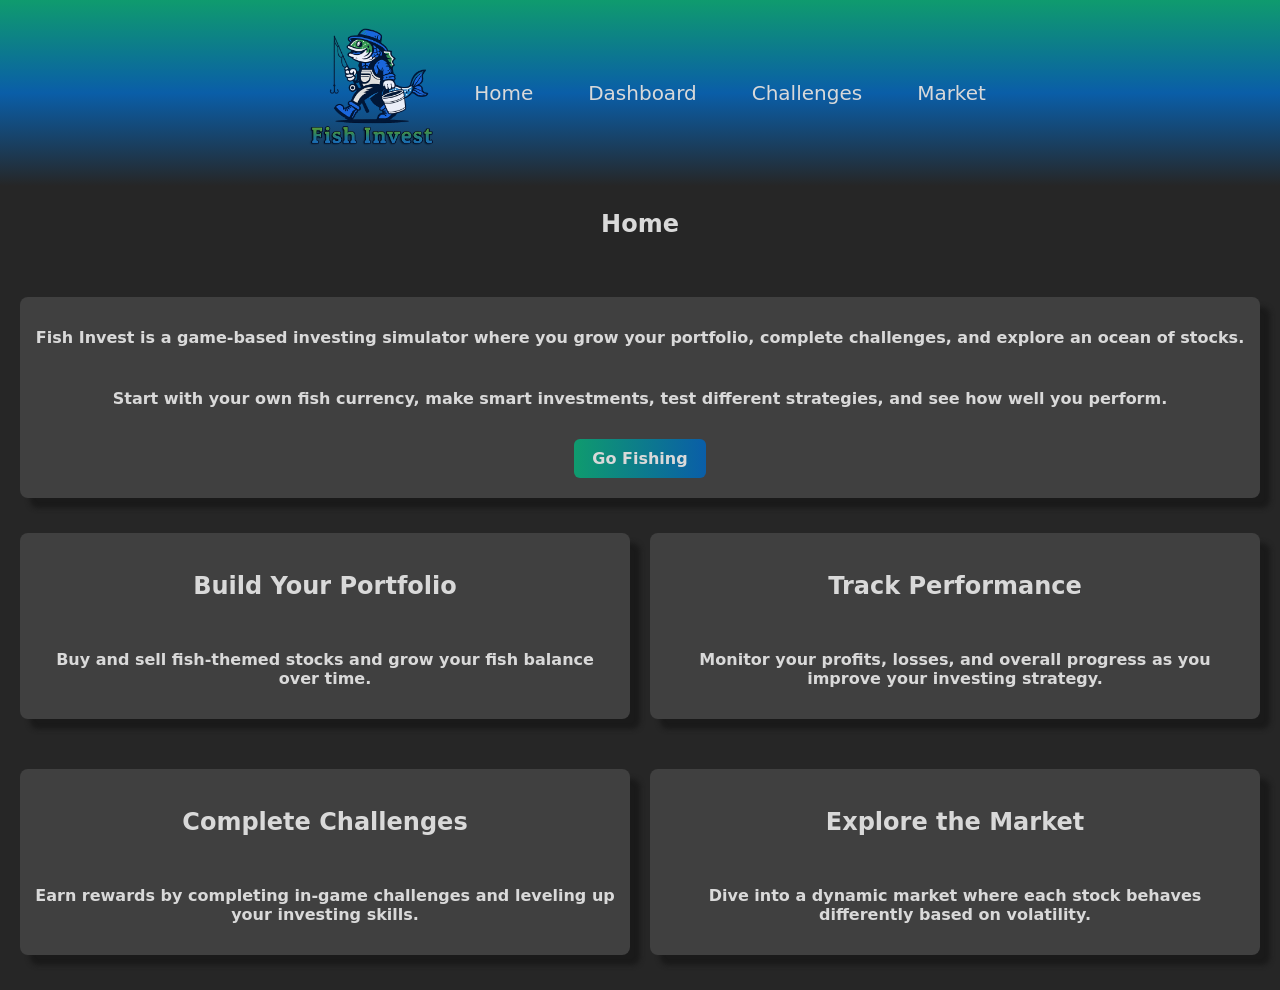
<file: index.html>
<!DOCTYPE html>
<html lang="en">
<head>
    <meta charset="UTF-8">
    <title>Fish Invest</title>
    <link rel="stylesheet" href="style.css">
    <link rel="icon" type="icon" href="images/favicon.ico">
</head>
<body>

    <nav>
        <h1 class="logo">
            <a href="index.html">
                <img src="images/fishInvestLogo.png" alt="Fish Invest Logo">
            </a>
        </h1>

        <div class="nav-links">
            <a href="index.html" class="nav-main">Home</a>
            <a href="dashboard.html" class="nav-main">Dashboard</a>
            <a href="challenges.html" class="nav-main">Challenges</a>
            <a href="market.html" class="nav-main">Market</a>
        </div>
    </nav>

    <p class="page-title">Home</p>
  
    <main class="container">

        <div class="card">
            <p>
                Fish Invest is a game-based investing simulator where you grow your portfolio,
                complete challenges, and explore an ocean of stocks.
            </p>
            <p>
                Start with your own fish currency, make smart investments, test different strategies, and see how well you perform.
            </p>

            <a href="dashboard.html" class="btn">Go Fishing</a>
        </div>

        <div class="dashboard-grid">

            <div class="card">
                <p class="header">Build Your Portfolio</p>
                <p>
                    Buy and sell fish-themed stocks and grow your fish balance over time.
                </p>
            </div>

            <div class="card">
                <p class="header">Track Performance</p>
                <p>
                    Monitor your profits, losses, and overall progress as you improve your investing strategy.
                </p>
            </div>

            <div class="card">
                <p class="header">Complete Challenges</p>
                <p>
                    Earn rewards by completing in-game challenges and leveling up your investing skills.
                </p>
            </div>

            <div class="card">
                <p class="header">Explore the Market</p>
                <p>
                    Dive into a dynamic market where each stock behaves differently based on volatility.
                </p>
            </div>

        </div>

    </main>

</body>
</html>
</file>
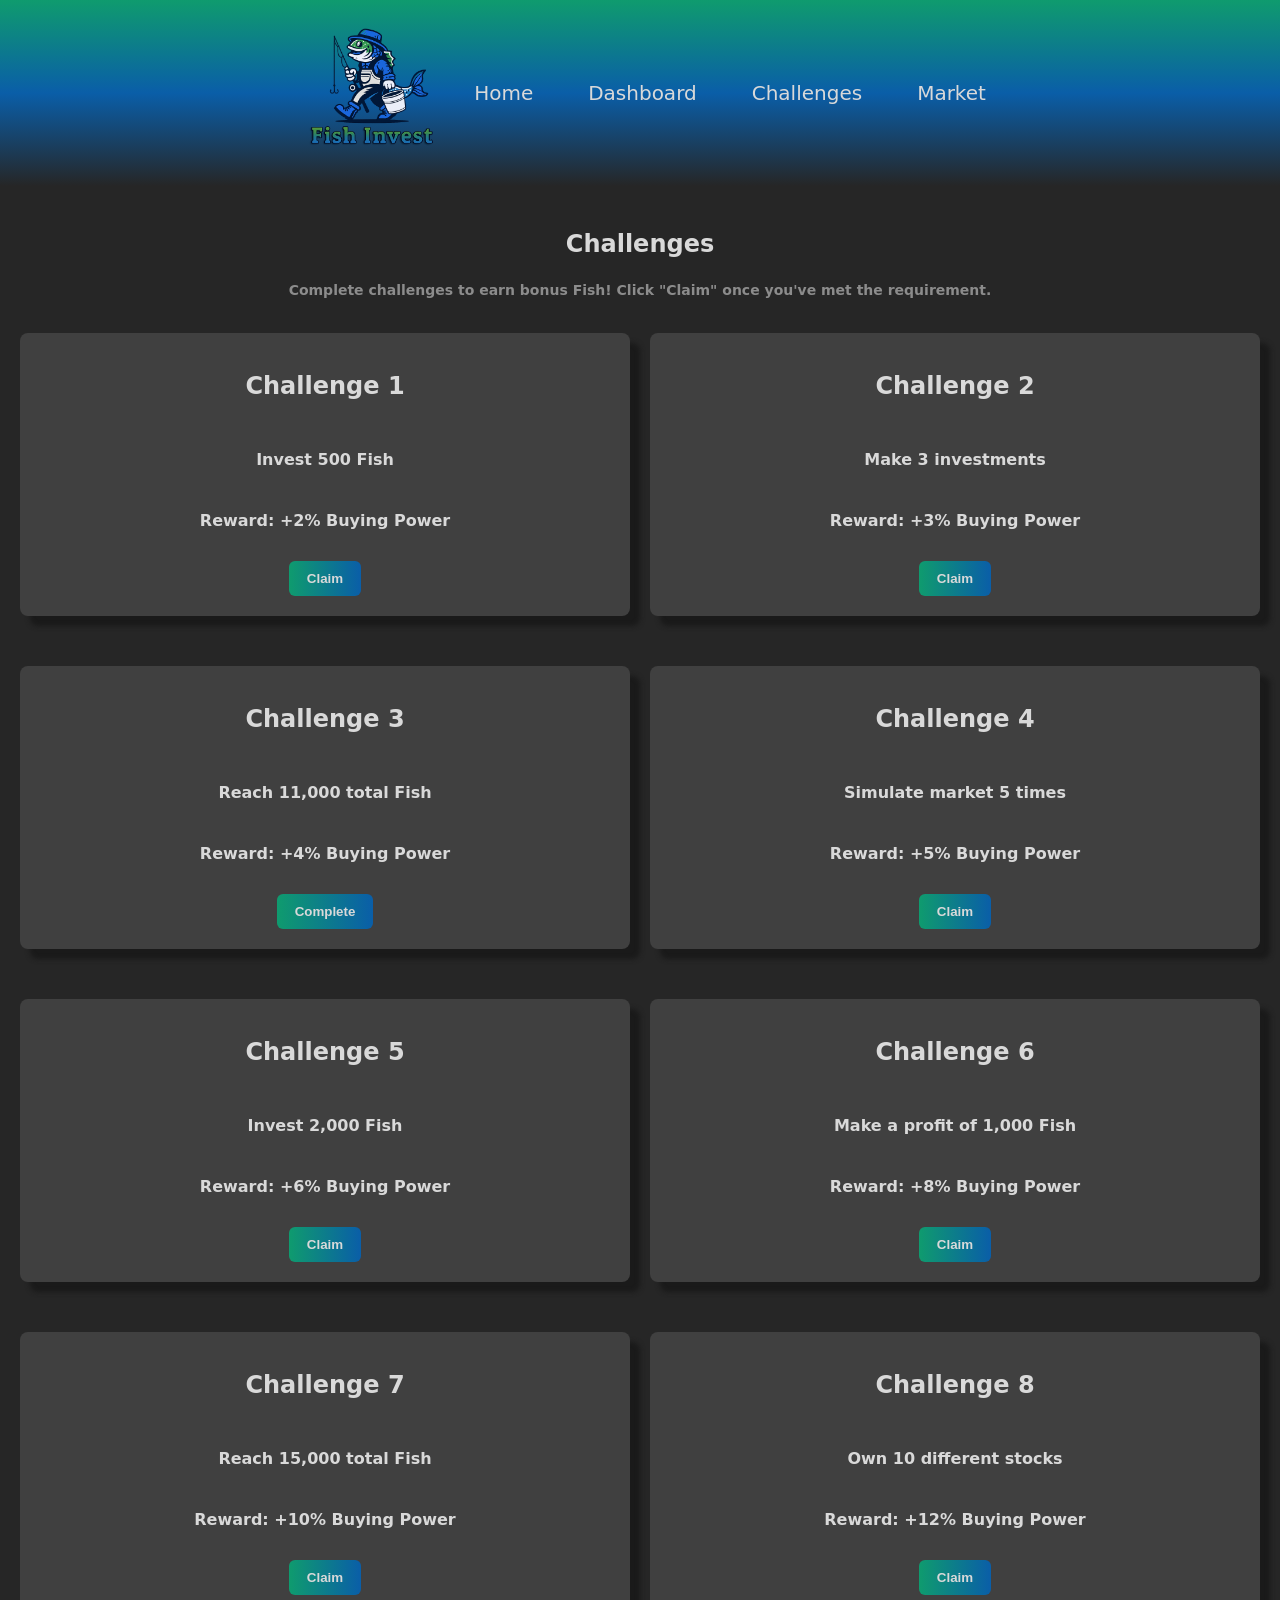
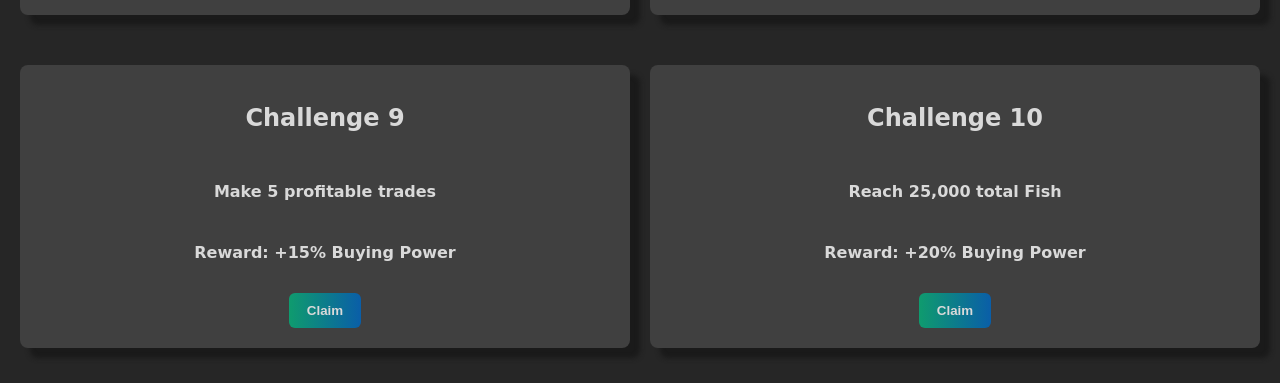
<file: challenges.html>
<!DOCTYPE html>
<html lang="en">
<head>
  <meta charset="UTF-8">
  <title>Fish Invest</title>
  <link rel="stylesheet" href="style.css">
  <link rel="icon" type="icon" href="images/favicon.ico">
</head>

<body>

   <nav>
    <h1 class="logo">
        <a href="index.html">
            <img src="images/fishInvestLogo.png" alt="Fish Invest Logo">
        </a>
    </h1>

    <div class="nav-links">
        <a href="index.html">Home</a>
        <a href="dashboard.html">Dashboard</a>
        <a href="challenges.html">Challenges</a>
        <a href="market.html">Market</a>
    </div>
</nav>

<main class="container">

    <p class="page-title">Challenges</p>
    <p style="text-align:center; color:#8c8c8c; font-size:14px;">Complete challenges to earn bonus Fish! Click "Claim" once you've met the requirement.</p>

    <div class="dashboard-grid">

        <!-- Challenge 1 -->
        <div class="card" id="challenge-1">
            <p class="header">Challenge 1</p>
            <p>Invest 500 Fish</p>
            <p>Reward: +2% Buying Power</p>
            <button class="btn">Complete</button>
        </div>

        <!-- Challenge 2 -->
        <div class="card" id="challenge-2">
            <p class="header">Challenge 2</p>
            <p>Make 3 investments</p>
            <p>Reward: +3% Buying Power</p>
            <button class="btn">Complete</button>
        </div>

        <!-- Challenge 3 -->
        <div class="card" id="challenge-2">
            <p class="header">Challenge 3</p>
            <p>Reach 11,000 total Fish</p>
            <p>Reward: +4% Buying Power</p>
            <button class="btn">Complete</button>
        </div>

        <!-- Challenge 4 -->
        <div class="card" id="challenge-3">
            <p class="header">Challenge 4</p>
            <p>Simulate market 5 times</p>
            <p>Reward: +5% Buying Power</p>
            <button class="btn">Complete</button>
        </div>

        <!-- Challenge 5 -->
        <div class="card" id="challenge-4">
            <p class="header">Challenge 5</p>
            <p>Invest 2,000 Fish</p>
            <p>Reward: +6% Buying Power</p>
            <button class="btn">Complete</button>
        </div>

        <!-- Challenge 6 -->
        <div class="card" id="challenge-5">
            <p class="header">Challenge 6</p>
            <p>Make a profit of 1,000 Fish</p>
            <p>Reward: +8% Buying Power</p>
            <button class="btn">Complete</button>
        </div>

        <!-- Challenge 7 -->
        <div class="card" id="challenge-6">
            <p class="header">Challenge 7</p>
            <p>Reach 15,000 total Fish</p>
            <p>Reward: +10% Buying Power</p>
            <button class="btn">Complete</button>
        </div>

        <!-- Challenge 8 -->
        <div class="card" id="challenge-8">
            <p class="header">Challenge 8</p>
            <p>Own 10 different stocks</p>
            <p>Reward: +12% Buying Power</p>
            <button class="btn">Complete</button>
        </div>

        <!-- Challenge 9 -->
        <div class="card" id="challenge-9">
            <p class="header">Challenge 9</p>
            <p>Make 5 profitable trades</p>
            <p>Reward: +15% Buying Power</p>
            <button class="btn">Complete</button>
        </div>

        <!-- Challenge 10 -->
        <div class="card" id="challenge-10">
            <p class="header">Challenge 10</p>
            <p>Reach 25,000 total Fish</p>
            <p>Reward: +20% Buying Power</p>
            <button class="btn">Complete</button>
        </div>

    </div>

</main>

<script src="script.js"></script>
<script>initChallenges();</script>
  
</body>
</html>
</file>
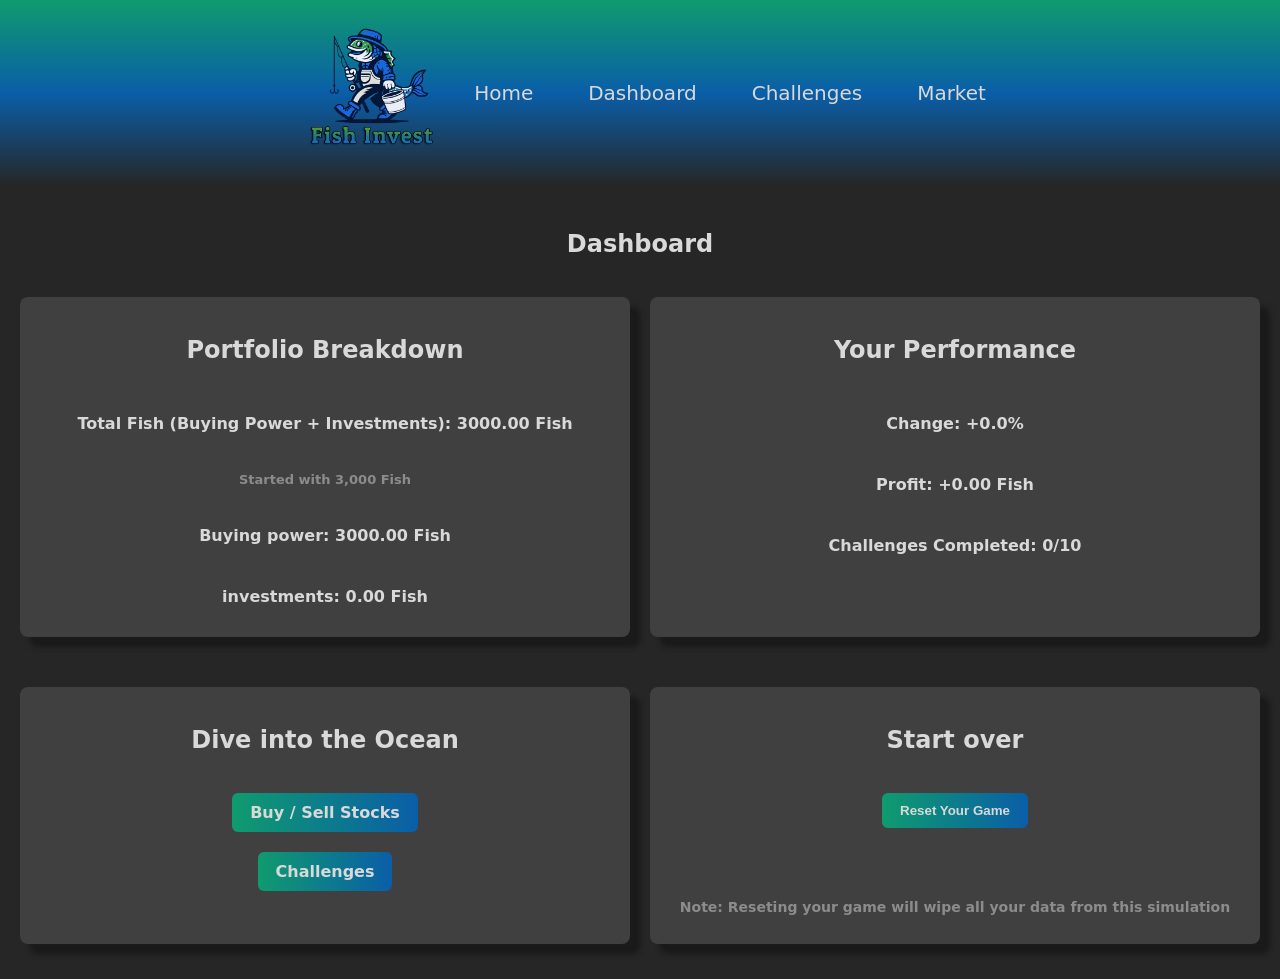
<file: dashboard.html>
<!DOCTYPE html>
<html lang="en">
<head>
    <meta charset="UTF-8">
    <title>Dashboard</title>
    <link rel="stylesheet" href="style.css">
    <link rel="icon" type="icon" href="images/favicon.ico">
</head>
<body>
    
    <nav>
        <h1 class="logo">
            <a href="index.html">
                 <img src="images/fishInvestLogo.png" alt="Fish Invest Logo">
            </a>
        </h1>
        <div class = "nav-links">
            <a href="index.html" class="nav-main">Home</a>
            <a href="dashboard.html" class="nav-main">Dashboard</a>
            <a href="challenges.html" class="nav-main">Challenges</a>
            <a href="market.html" class="nav-main">Market</a>
        </div>
    </nav>
    
    <main class="container">

    <p class="page-title">Dashboard</p>

    <div class="dashboard-grid">    

      <div class = "card">
          <p class="header">Portfolio Breakdown</p>
          <p>Total Fish (Buying Power + Investments): <span id="total">Loading...</span></p>
          <p style="color:#8c8c8c; font-size:13px;">Started with 3,000 Fish</p>
          <p>Buying power: <span id="fish">Loading...</span></p>
          <p>investments: <span id="investments">Loading...</span></p>
      </div>

      <div class = "card">
          <p class="header">Your Performance</p>
          <p>Change: <span id="percent">Loading...</span></p>
          <p>Profit: <span id="profit">Loading...</span></p>
          <p>Challenges Completed: <span id="challegesCompleted">Loading...</span></p>
     </div>

     <div class = "card">
           <p class="header">Dive into the Ocean</p>
           <a class="btn" href="market.html">Buy / Sell Stocks</a>
           <a class="btn" href="challenges.html">Challenges</a>
     </div> 

     <div class = "card">
          <p class="header">Start over</p>
          <button class="btn" onclick="resetState()">Reset Your Game</button>
          <p> </p>
          <p id="game-reset-text"> Note: Reseting your game will wipe all your data from this simulation</p>
     </div>
        
   </div>
    
</main>

    <script src="script.js"></script>
    <script>initDashboard();</script>
</body>
</html>
</file>
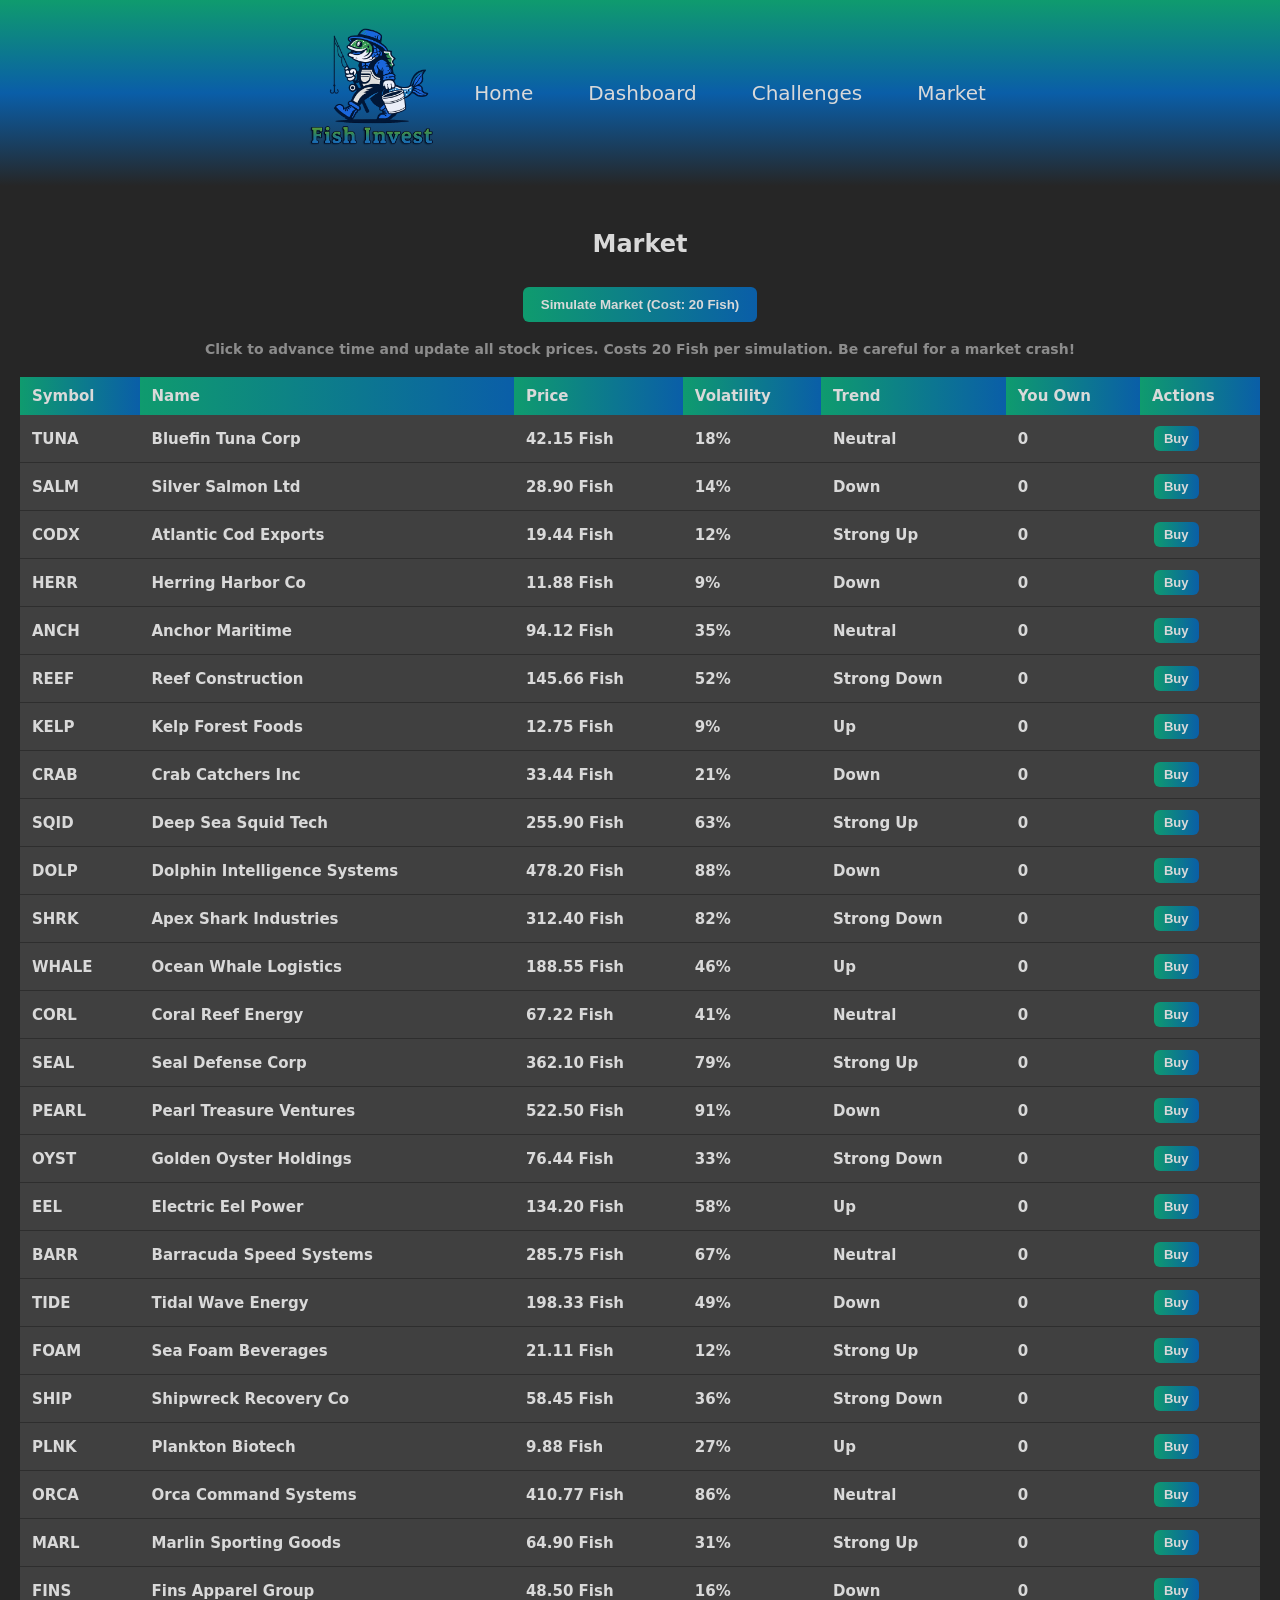
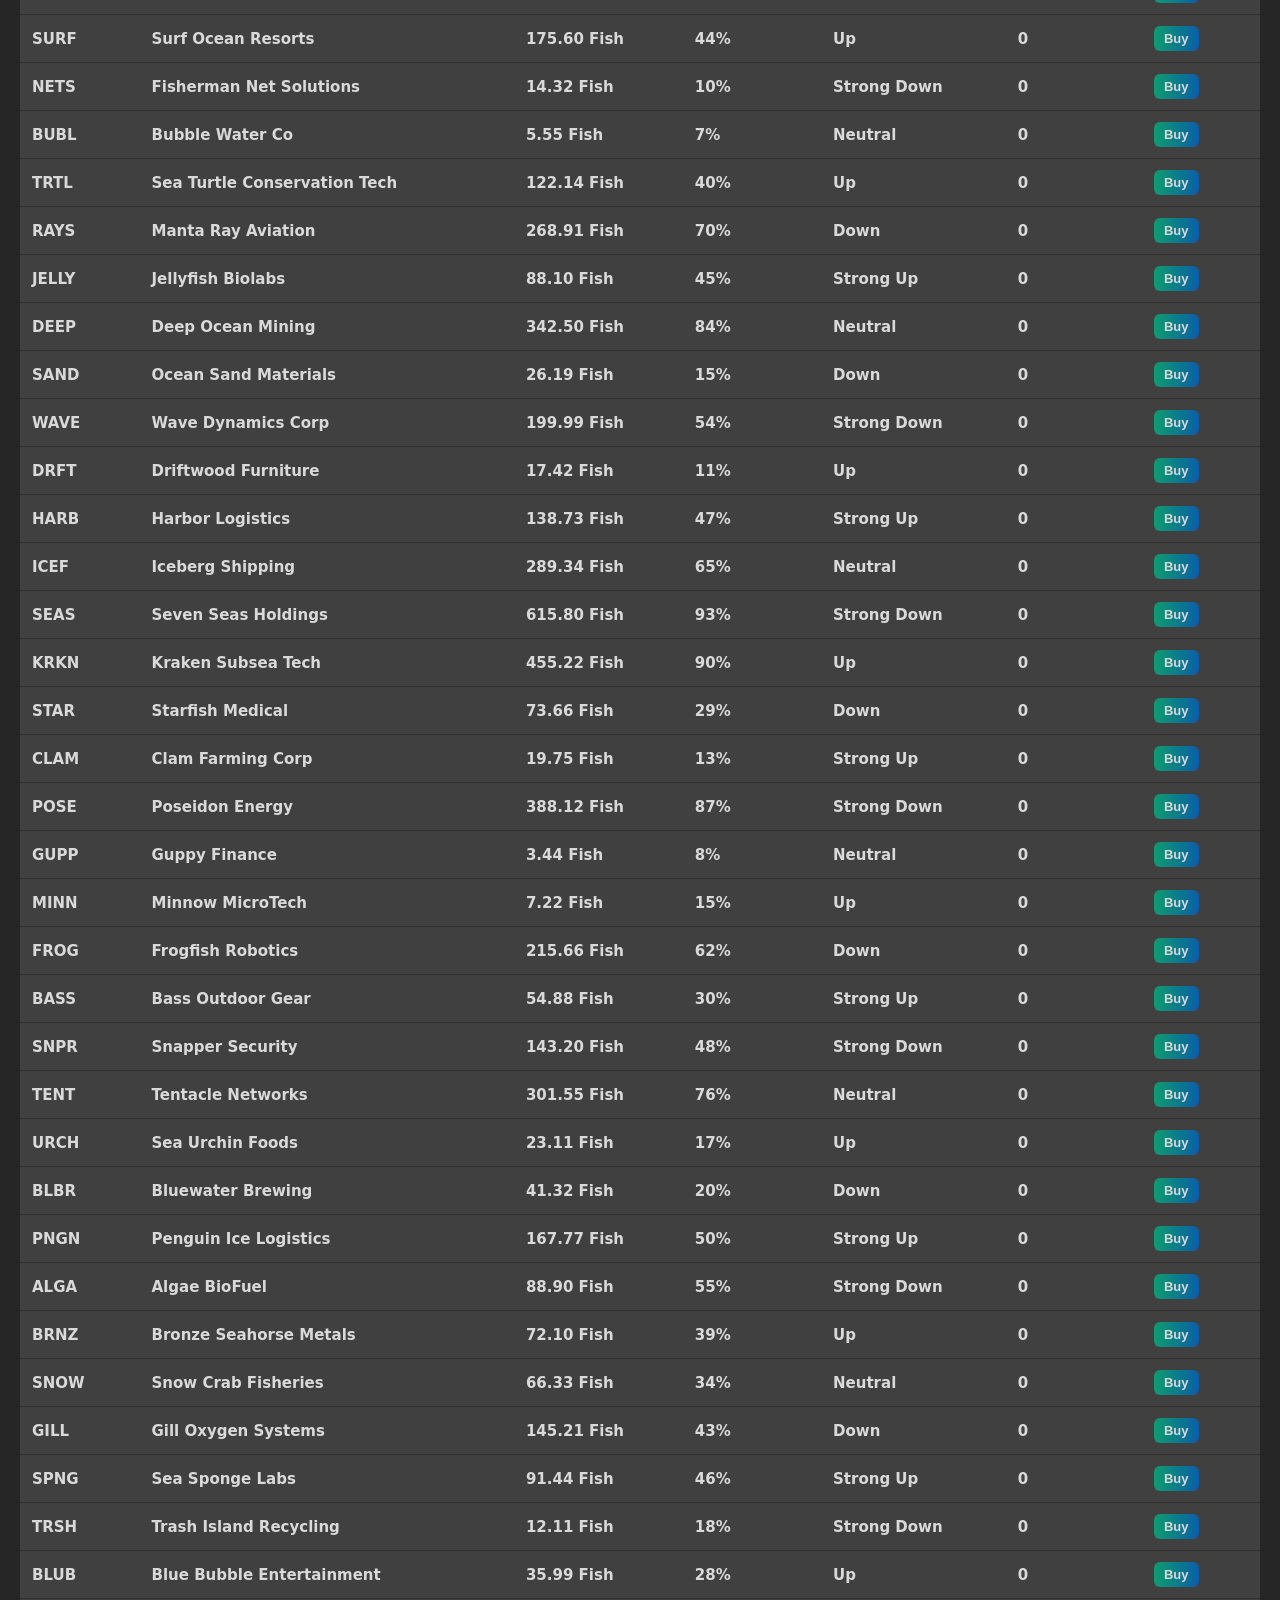
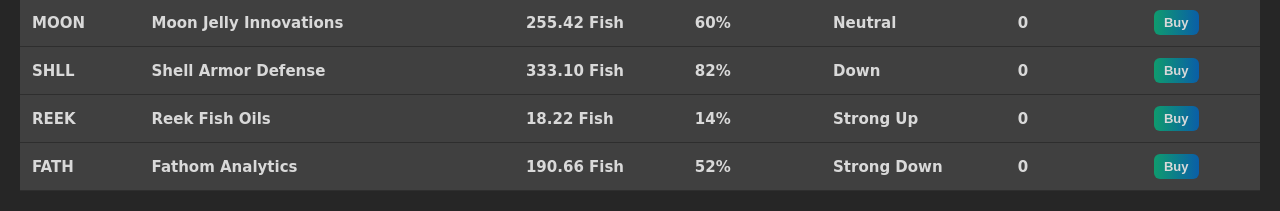
<file: market.html>
<!DOCTYPE html>
<html lang="en">
<head>
    <meta charset="UTF-8">
    <title>Market</title>
    <link rel="stylesheet" href="style.css">
    <link rel="icon" type="icon" href="images/favicon.ico">
</head>
<body>
    
   <nav>
        <h1 class="logo">
            <a href="index.html">
                 <img src="images/fishInvestLogo.png" alt="Fish Invest Logo">
            </a>
        </h1>
        <div class = "nav-links">
            <a href="index.html" class="nav-main">Home</a>
            <a href="dashboard.html" class="nav-main">Dashboard</a>
            <a href="challenges.html" class="nav-main">Challenges</a>
            <a href="market.html" class="nav-main">Market</a>
        </div>
    </nav>

    <main class="container">
        <p class="page-title">Market</p>

        <div style="text-align:center; margin-bottom: 20px;">
            <button class="btn" id="simulateBtn">Simulate Market (0 times)</button>
            <p style="color:#8c8c8c; font-size:14px;">Click to advance time and update all stock prices. Costs 20 Fish per simulation. Be careful for a market crash!</p>
        </div>

        <div id="stockTable">
            <p style="text-align:center;">Loading stocks...</p>
        </div>
    </main>

    <script src="script.js"></script>
    <script>initMarket();</script>

</body>
</html>
</file>
<file: style.css>
/*body*/
body { 
    font-family: system-ui, "Segoe UI", Roboto, Helvetica, Arial, sans-serif, "Apple Color Emoji", "Segoe UI Emoji", "Segoe UI Symbol";
    color: #d9d9d9;
    margin: 0;
    font-weight: bold;
    background-color: #262626 !important;
}

.header {
   font-size: 24px;
   font-weight: bold;   
}

.page-title {
   font-size: 24px;
   font-weight: bold;
   display: flex;
   justify-content: center;
}

/*nav*/
nav { 
    background: linear-gradient(
        to bottom,
        #0f9b6e 0%,
        #0a5ea8 50%,
        #262626 100%
    );
    color: #d9d9d9;
    padding: 15px;
    align-items: center;
    display: flex;
    justify-content: center;
}

nav a {
    font-size: 20px;
    color: #d9d9d9;
    font-weight: bold;
    margin-left: 15px;
    text-decoration: none;
}

.nav-links {
    display: flex;
    align-items: center;
    gap: 20px;              
}

.nav-links a {
    color: #d9d9d9;
    text-decoration: none;
    font-weight: 500;
    padding: 6px 10px;
    border-radius: 6px;
    transition: background 0.2s ease;
}

.nav-links a:hover {
    background-color: rgba(255, 255, 255, 0.1);
    color: #d9d9d9;
}

.logo {
    margin: 0;
}

.logo img {
    height: 150px;  
    width: 150px;
}

.logo img:hover {
    transform: scale(1.05);
}

/*info cards*/
.dashboard-grid {
    display: grid;
    grid-template-columns: 1fr 1fr; 
    gap: 20px;
    margin-top: 20px;
}

.container {
    padding: 20px;
}

.card {
    background: #404040;
    padding: 15px;
    margin: 15px 0;
    border-radius: 8px;
    box-shadow: 10px 10px 5px #1a1a1a;
    display: flex;
    flex-direction: column;
    align-items: center;
    gap: 10px;     
}

.card p {
    text-align: center;
}

/*buttons*/
.btn {
    display: inline-block;
    padding: 10px 18px;
    margin: 5px 0;
    background: linear-gradient(to right, #0f9b6e, #0a5ea8);
    color: #d9d9d9;
    border: none;
    border-radius: 6px;
    font-weight: 600;
    cursor: pointer;
    text-decoration: none;
    transition: all 0.2s ease;
}

.btn:hover {
    background-color: rgba(255, 255, 255, 0.1);
    color: #d9d9d9;
    box-shadow: 10px 10px 5px #1a1a1a;
}

/* stock table */
.stock-table {
    width: 100%;
    border-collapse: collapse;
    margin-top: 10px;
    font-size: 15px;
}
 
.stock-table th {
    background: linear-gradient(to right, #0f9b6e, #0a5ea8);
    color: #d9d9d9;
    padding: 10px 12px;
    text-align: left;
}
 
.stock-table td {
    background: #404040;
    padding: 9px 12px;
    border-bottom: 1px solid #2e2e2e;
    color: #d9d9d9;
}
 
.stock-table tr:hover td {
    background: #4a4a4a;
}
 
.btn-sm {
    padding: 5px 10px;
    font-size: 13px;
    margin: 2px;
}
 
.btn-sell {
    background: linear-gradient(to right, #a83232, #6b0a0a);
}
 
.btn-sell:hover {
    background: linear-gradient(to right, #c04040, #8b1a1a);
}

/*other*/
#game-reset-text{
    color: #8c8c8c;
    font-size: 14px;
}
/* website colors 
body backgorund = #262626
nav background = #0f9b6e #0a5ea8 #262626
card background = #404040
box shadow = #1a1a1a
button gradient = #0f9b6e #0a5ea8
text = #d9d9d9
hover effect = rgba(255, 255, 255, 0.1)
Note text = #8c8c8c
*/
</file>
